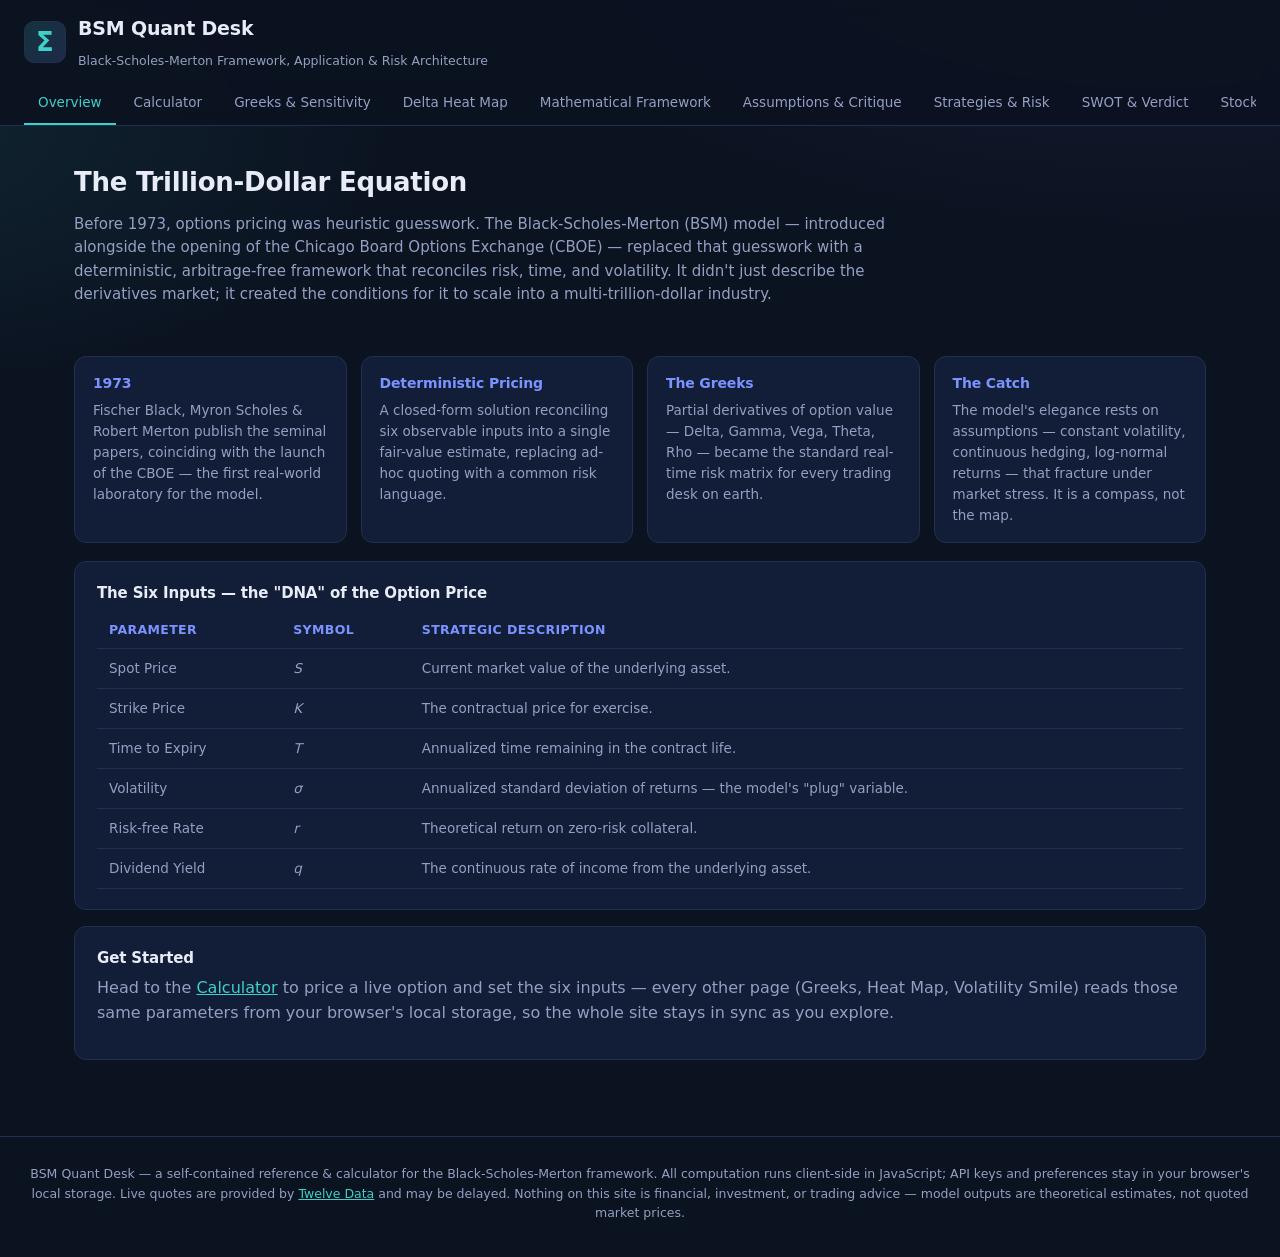
<file: index.html>
<!DOCTYPE html>
<html lang="en">
<head>
<meta charset="UTF-8">
<meta name="viewport" content="width=device-width, initial-scale=1.0">
<title>BSM Quant Desk — Black-Scholes-Merton Analysis</title>
<link rel="stylesheet" href="css/style.css">
</head>
<body>

<header class="topbar">
  <div class="brand">
    <span class="brand-mark">Σ</span>
    <div class="brand-text">
      <h1>BSM Quant Desk</h1>
      <p>Black-Scholes-Merton Framework, Application &amp; Risk Architecture</p>
    </div>
  </div>
  <nav class="tabs" id="tabs">
    <a class="tab-btn" data-page="overview" href="index.html">Overview</a>
    <a class="tab-btn" data-page="calculator" href="calculator.html">Calculator</a>
    <a class="tab-btn" data-page="greeks" href="greeks.html">Greeks &amp; Sensitivity</a>
    <a class="tab-btn" data-page="heatmap" href="heatmap.html">Delta Heat Map</a>
    <a class="tab-btn" data-page="math" href="math.html">Mathematical Framework</a>
    <a class="tab-btn" data-page="critique" href="critique.html">Assumptions &amp; Critique</a>
    <a class="tab-btn" data-page="strategy" href="strategy.html">Strategies &amp; Risk</a>
    <a class="tab-btn" data-page="verdict" href="verdict.html">SWOT &amp; Verdict</a>
    <a class="tab-btn" data-page="insights" href="insights.html">Stock Insights</a>
    <a class="tab-btn" data-page="settings" href="settings.html">Settings</a>
  </nav>
</header>

<main>

<section class="page">
  <div class="hero">
    <h2>The Trillion-Dollar Equation</h2>
    <p class="lede">Before 1973, options pricing was heuristic guesswork. The Black-Scholes-Merton (BSM) model
    — introduced alongside the opening of the Chicago Board Options Exchange (CBOE) — replaced that guesswork
    with a deterministic, arbitrage-free framework that reconciles risk, time, and volatility. It didn't just
    describe the derivatives market; it created the conditions for it to scale into a multi-trillion-dollar
    industry.</p>
  </div>

  <div class="card-grid">
    <div class="card">
      <h3>1973</h3>
      <p>Fischer Black, Myron Scholes &amp; Robert Merton publish the seminal papers, coinciding with the
      launch of the CBOE — the first real-world laboratory for the model.</p>
    </div>
    <div class="card">
      <h3>Deterministic Pricing</h3>
      <p>A closed-form solution reconciling six observable inputs into a single fair-value estimate,
      replacing ad-hoc quoting with a common risk language.</p>
    </div>
    <div class="card">
      <h3>The Greeks</h3>
      <p>Partial derivatives of option value — Delta, Gamma, Vega, Theta, Rho — became the standard
      real-time risk matrix for every trading desk on earth.</p>
    </div>
    <div class="card">
      <h3>The Catch</h3>
      <p>The model's elegance rests on assumptions — constant volatility, continuous hedging, log-normal
      returns — that fracture under market stress. It is a compass, not the map.</p>
    </div>
  </div>

  <div class="panel">
    <h3>The Six Inputs — the "DNA" of the Option Price</h3>
    <div class="table-wrap">
      <table>
        <thead><tr><th>Parameter</th><th>Symbol</th><th>Strategic Description</th></tr></thead>
        <tbody>
          <tr><td>Spot Price</td><td><i>S</i></td><td>Current market value of the underlying asset.</td></tr>
          <tr><td>Strike Price</td><td><i>K</i></td><td>The contractual price for exercise.</td></tr>
          <tr><td>Time to Expiry</td><td><i>T</i></td><td>Annualized time remaining in the contract life.</td></tr>
          <tr><td>Volatility</td><td><i>σ</i></td><td>Annualized standard deviation of returns — the model's "plug" variable.</td></tr>
          <tr><td>Risk-free Rate</td><td><i>r</i></td><td>Theoretical return on zero-risk collateral.</td></tr>
          <tr><td>Dividend Yield</td><td><i>q</i></td><td>The continuous rate of income from the underlying asset.</td></tr>
        </tbody>
      </table>
    </div>
  </div>

  <div class="panel">
    <h3>Get Started</h3>
    <p>Head to the <a href="calculator.html">Calculator</a> to price a live option and set the six inputs —
    every other page (Greeks, Heat Map, Volatility Smile) reads those same parameters from your browser's
    local storage, so the whole site stays in sync as you explore.</p>
  </div>
</section>

</main>

<footer>
  <p>BSM Quant Desk — a self-contained reference &amp; calculator for the Black-Scholes-Merton framework.
  All computation runs client-side in JavaScript; API keys and preferences stay in your browser's
  local storage. Live quotes are provided by <a href="https://twelvedata.com" target="_blank" rel="noopener">Twelve Data</a>
  and may be delayed. Nothing on this site is financial, investment, or trading advice — model outputs
  are theoretical estimates, not quoted market prices.</p>
</footer>

<script src="js/bsm-core.js"></script>
<script>initNav('overview');
initAds();</script>
</body>
</html>
</file>
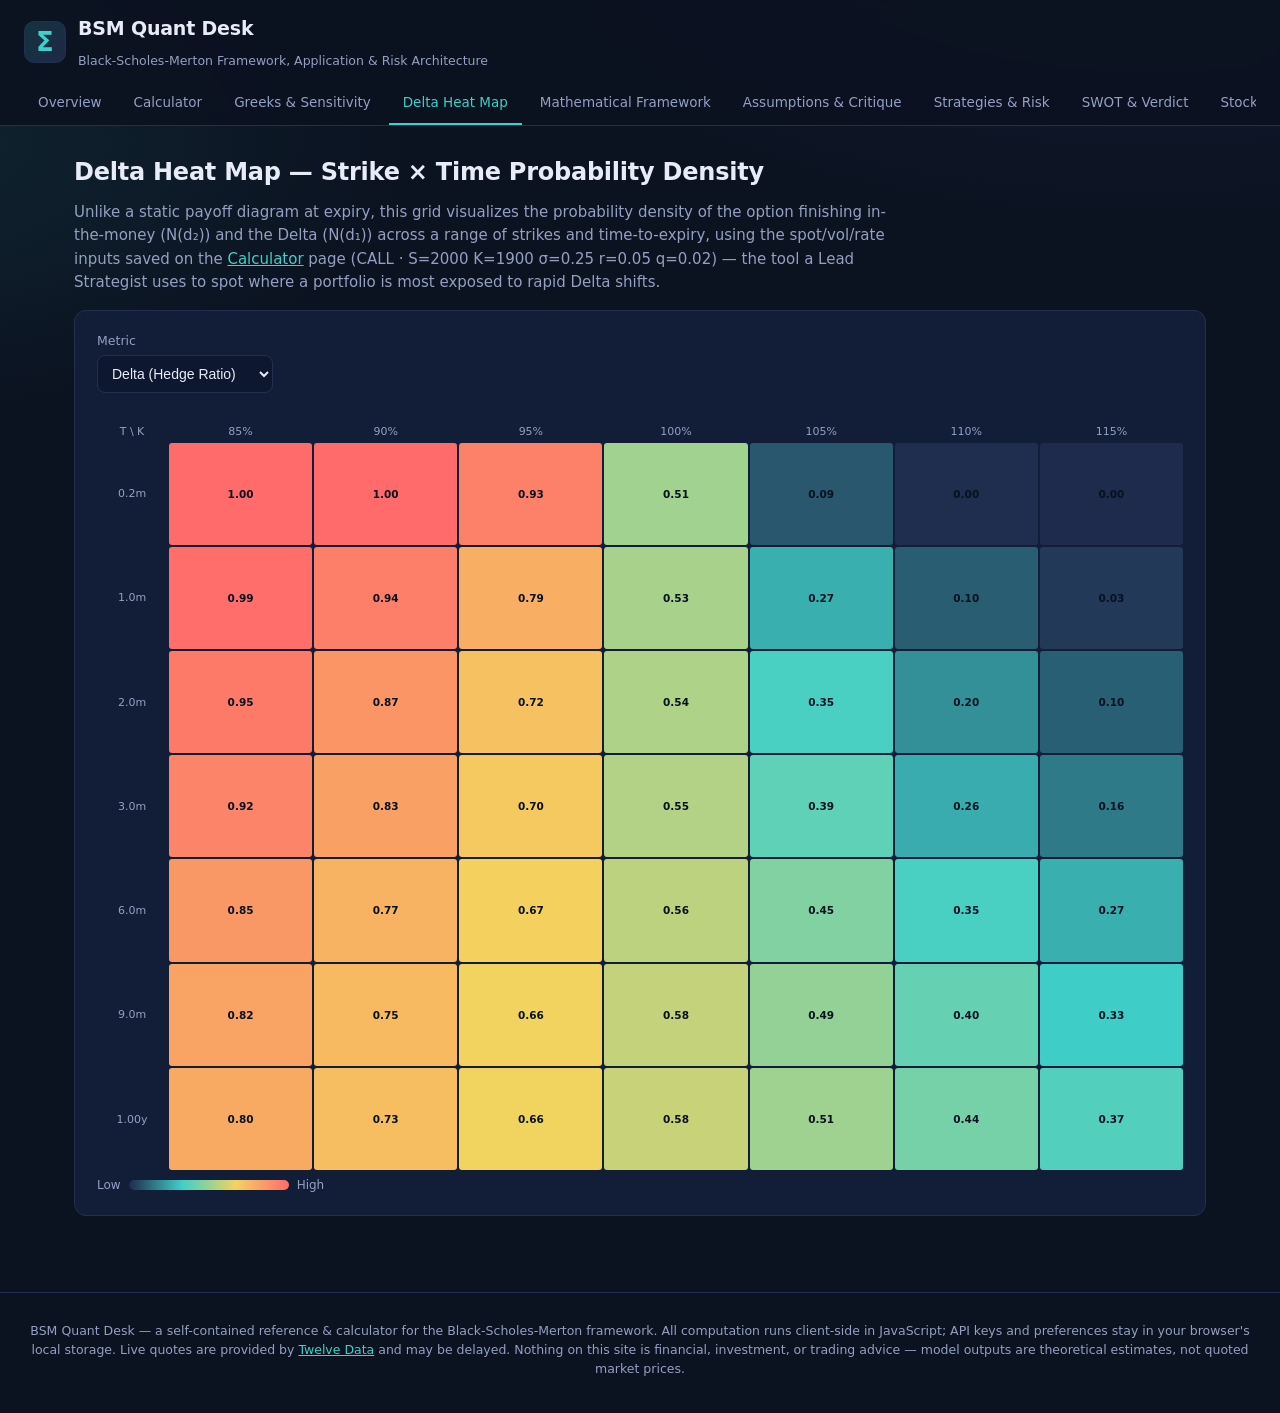
<file: heatmap.html>
<!DOCTYPE html>
<html lang="en">
<head>
<meta charset="UTF-8">
<meta name="viewport" content="width=device-width, initial-scale=1.0">
<title>Delta Heat Map — BSM Quant Desk</title>
<link rel="stylesheet" href="css/style.css">
</head>
<body>

<header class="topbar">
  <div class="brand">
    <span class="brand-mark">Σ</span>
    <div class="brand-text">
      <h1>BSM Quant Desk</h1>
      <p>Black-Scholes-Merton Framework, Application &amp; Risk Architecture</p>
    </div>
  </div>
  <nav class="tabs" id="tabs">
    <a class="tab-btn" data-page="overview" href="index.html">Overview</a>
    <a class="tab-btn" data-page="calculator" href="calculator.html">Calculator</a>
    <a class="tab-btn" data-page="greeks" href="greeks.html">Greeks &amp; Sensitivity</a>
    <a class="tab-btn" data-page="heatmap" href="heatmap.html">Delta Heat Map</a>
    <a class="tab-btn" data-page="math" href="math.html">Mathematical Framework</a>
    <a class="tab-btn" data-page="critique" href="critique.html">Assumptions &amp; Critique</a>
    <a class="tab-btn" data-page="strategy" href="strategy.html">Strategies &amp; Risk</a>
    <a class="tab-btn" data-page="verdict" href="verdict.html">SWOT &amp; Verdict</a>
    <a class="tab-btn" data-page="insights" href="insights.html">Stock Insights</a>
    <a class="tab-btn" data-page="settings" href="settings.html">Settings</a>
  </nav>
</header>

<main>
<section class="page">
  <h2>Delta Heat Map — Strike × Time Probability Density</h2>
  <p class="lede">Unlike a static payoff diagram at expiry, this grid visualizes the probability
  density of the option finishing in-the-money (N(d₂)) and the Delta (N(d₁)) across a range of strikes
  and time-to-expiry, using the spot/vol/rate inputs saved on the <a href="calculator.html">Calculator</a>
  page (<span id="param-summary">—</span>) — the tool a Lead Strategist uses to spot where a portfolio
  is most exposed to rapid Delta shifts.</p>

  <div class="panel">
    <div class="field-row">
      <div class="field"><label for="hm-metric">Metric</label>
        <select id="hm-metric">
          <option value="delta" selected>Delta (Hedge Ratio)</option>
          <option value="itm">ITM Probability, N(d₂)</option>
          <option value="gamma">Gamma (Convexity)</option>
        </select>
      </div>
    </div>
    <div id="heatmap-grid" class="heatmap-grid"></div>
    <div class="legend">
      <span>Low</span><div class="legend-bar"></div><span>High</span>
    </div>
  </div>
</section>
</main>

<footer>
  <p>BSM Quant Desk — a self-contained reference &amp; calculator for the Black-Scholes-Merton framework.
  All computation runs client-side in JavaScript; API keys and preferences stay in your browser's
  local storage. Live quotes are provided by <a href="https://twelvedata.com" target="_blank" rel="noopener">Twelve Data</a>
  and may be delayed. Nothing on this site is financial, investment, or trading advice — model outputs
  are theoretical estimates, not quoted market prices.</p>
</footer>

<script src="js/bsm-core.js"></script>
<script>
initNav('heatmap');
initAds();

const $ = (id) => document.getElementById(id);
const inp = getBsmState();
$('param-summary').textContent =
  `${inp.type.toUpperCase()} · S=${inp.S} K=${inp.K} σ=${inp.sigma} r=${inp.r} q=${inp.q}`;

function updateHeatmap() {
  const metric = $('hm-metric').value;
  const strikePcts = [0.85, 0.90, 0.95, 1.00, 1.05, 1.10, 1.15];
  const times = [0.02, 0.08, 0.17, 0.25, 0.5, 0.75, 1.0];

  const values = [];
  let min = Infinity, max = -Infinity;

  times.forEach(T => {
    strikePcts.forEach(pct => {
      const K = inp.S * pct;
      let v;
      if (metric === 'delta') {
        v = bsmGreeks(inp.S, K, T, inp.sigma, inp.r, inp.q, inp.type).delta;
      } else if (metric === 'itm') {
        const { Nd2 } = bsmPrice(inp.S, K, T, inp.sigma, inp.r, inp.q, inp.type);
        v = inp.type === 'call' ? Nd2 : 1 - Nd2;
      } else {
        v = bsmGreeks(inp.S, K, T, inp.sigma, inp.r, inp.q, inp.type).gamma;
      }
      values.push(v);
      min = Math.min(min, v);
      max = Math.max(max, v);
    });
  });

  const grid = $('heatmap-grid');
  grid.style.gridTemplateColumns = `70px repeat(${strikePcts.length}, 1fr)`;
  grid.innerHTML = '';

  grid.appendChild(el('div', 'hm-col-label', 'T \\ K'));
  strikePcts.forEach(pct => grid.appendChild(el('div', 'hm-col-label', (pct * 100).toFixed(0) + '%')));

  let idx = 0;
  times.forEach(T => {
    grid.appendChild(el('div', 'hm-row-label', T < 1 ? (T * 12).toFixed(1) + 'm' : T.toFixed(2) + 'y'));
    strikePcts.forEach(() => {
      const v = values[idx++];
      const cell = el('div', 'hm-cell', metric === 'gamma' ? v.toFixed(4) : v.toFixed(2));
      cell.style.background = heatColor(v, min, max);
      cell.title = `${metric}: ${v.toFixed(4)}`;
      grid.appendChild(cell);
    });
  });
}

document.addEventListener('DOMContentLoaded', () => {
  $('hm-metric').addEventListener('change', updateHeatmap);
  updateHeatmap();
});
</script>
</body>
</html>
</file>
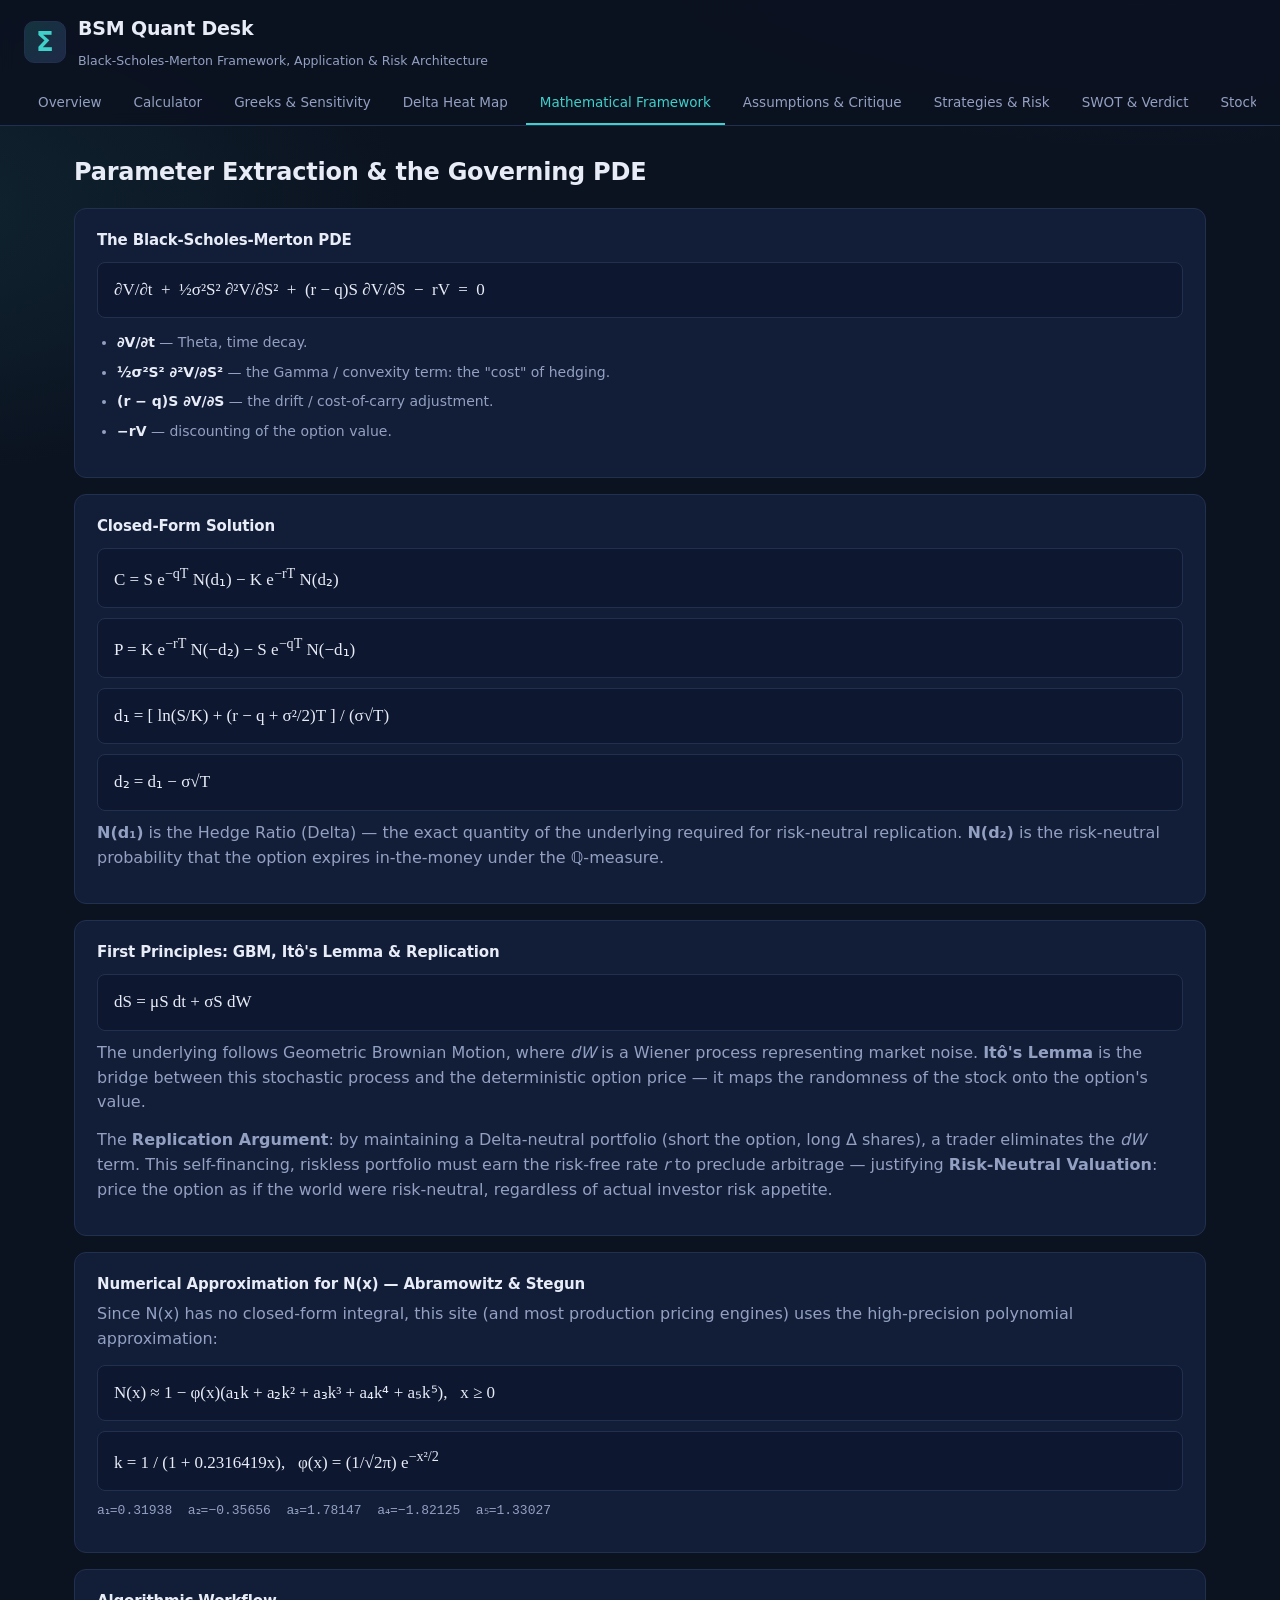
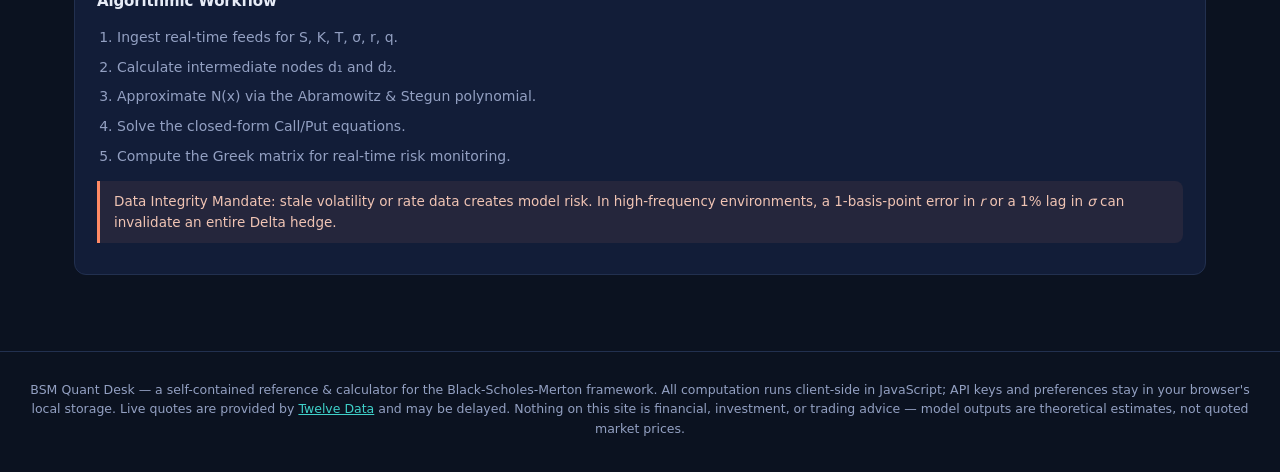
<file: math.html>
<!DOCTYPE html>
<html lang="en">
<head>
<meta charset="UTF-8">
<meta name="viewport" content="width=device-width, initial-scale=1.0">
<title>Mathematical Framework — BSM Quant Desk</title>
<link rel="stylesheet" href="css/style.css">
</head>
<body>

<header class="topbar">
  <div class="brand">
    <span class="brand-mark">Σ</span>
    <div class="brand-text">
      <h1>BSM Quant Desk</h1>
      <p>Black-Scholes-Merton Framework, Application &amp; Risk Architecture</p>
    </div>
  </div>
  <nav class="tabs" id="tabs">
    <a class="tab-btn" data-page="overview" href="index.html">Overview</a>
    <a class="tab-btn" data-page="calculator" href="calculator.html">Calculator</a>
    <a class="tab-btn" data-page="greeks" href="greeks.html">Greeks &amp; Sensitivity</a>
    <a class="tab-btn" data-page="heatmap" href="heatmap.html">Delta Heat Map</a>
    <a class="tab-btn" data-page="math" href="math.html">Mathematical Framework</a>
    <a class="tab-btn" data-page="critique" href="critique.html">Assumptions &amp; Critique</a>
    <a class="tab-btn" data-page="strategy" href="strategy.html">Strategies &amp; Risk</a>
    <a class="tab-btn" data-page="verdict" href="verdict.html">SWOT &amp; Verdict</a>
    <a class="tab-btn" data-page="insights" href="insights.html">Stock Insights</a>
    <a class="tab-btn" data-page="settings" href="settings.html">Settings</a>
  </nav>
</header>

<main>
<section class="page">
  <h2>Parameter Extraction &amp; the Governing PDE</h2>

  <div class="panel">
    <h3>The Black-Scholes-Merton PDE</h3>
    <div class="equation">
      ∂V/∂t &nbsp;+&nbsp; ½σ²S² ∂²V/∂S² &nbsp;+&nbsp; (r − q)S ∂V/∂S &nbsp;−&nbsp; rV &nbsp;=&nbsp; 0
    </div>
    <ul class="term-list">
      <li><strong>∂V/∂t</strong> — Theta, time decay.</li>
      <li><strong>½σ²S² ∂²V/∂S²</strong> — the Gamma / convexity term: the "cost" of hedging.</li>
      <li><strong>(r − q)S ∂V/∂S</strong> — the drift / cost-of-carry adjustment.</li>
      <li><strong>−rV</strong> — discounting of the option value.</li>
    </ul>
  </div>

  <div class="panel">
    <h3>Closed-Form Solution</h3>
    <div class="equation">C = S e<sup>−qT</sup> N(d₁) − K e<sup>−rT</sup> N(d₂)</div>
    <div class="equation">P = K e<sup>−rT</sup> N(−d₂) − S e<sup>−qT</sup> N(−d₁)</div>
    <div class="equation">d₁ = [ ln(S/K) + (r − q + σ²/2)T ] / (σ√T)</div>
    <div class="equation">d₂ = d₁ − σ√T</div>
    <p><strong>N(d₁)</strong> is the Hedge Ratio (Delta) — the exact quantity of the underlying required
    for risk-neutral replication. <strong>N(d₂)</strong> is the risk-neutral probability that the option
    expires in-the-money under the ℚ-measure.</p>
  </div>

  <div class="panel">
    <h3>First Principles: GBM, Itô's Lemma &amp; Replication</h3>
    <div class="equation">dS = μS dt + σS dW</div>
    <p>The underlying follows Geometric Brownian Motion, where <em>dW</em> is a Wiener process representing
    market noise. <strong>Itô's Lemma</strong> is the bridge between this stochastic process and the
    deterministic option price — it maps the randomness of the stock onto the option's value.</p>
    <p>The <strong>Replication Argument</strong>: by maintaining a Delta-neutral portfolio (short the option,
    long Δ shares), a trader eliminates the <em>dW</em> term. This self-financing, riskless portfolio must
    earn the risk-free rate <em>r</em> to preclude arbitrage — justifying <strong>Risk-Neutral Valuation</strong>:
    price the option as if the world were risk-neutral, regardless of actual investor risk appetite.</p>
  </div>

  <div class="panel">
    <h3>Numerical Approximation for N(x) — Abramowitz &amp; Stegun</h3>
    <p>Since N(x) has no closed-form integral, this site (and most production pricing engines) uses the
    high-precision polynomial approximation:</p>
    <div class="equation">N(x) ≈ 1 − φ(x)(a₁k + a₂k² + a₃k³ + a₄k⁴ + a₅k⁵), &nbsp; x ≥ 0</div>
    <div class="equation">k = 1 / (1 + 0.2316419x), &nbsp; φ(x) = (1/√2π) e<sup>−x²/2</sup></div>
    <p class="constants">a₁=0.31938&nbsp; a₂=−0.35656&nbsp; a₃=1.78147&nbsp; a₄=−1.82125&nbsp; a₅=1.33027</p>
  </div>

  <div class="panel">
    <h3>Algorithmic Workflow</h3>
    <ol class="steps">
      <li>Ingest real-time feeds for S, K, T, σ, r, q.</li>
      <li>Calculate intermediate nodes d₁ and d₂.</li>
      <li>Approximate N(x) via the Abramowitz &amp; Stegun polynomial.</li>
      <li>Solve the closed-form Call/Put equations.</li>
      <li>Compute the Greek matrix for real-time risk monitoring.</li>
    </ol>
    <p class="warn">Data Integrity Mandate: stale volatility or rate data creates model risk. In
    high-frequency environments, a 1-basis-point error in <em>r</em> or a 1% lag in <em>σ</em> can
    invalidate an entire Delta hedge.</p>
  </div>
</section>
</main>

<footer>
  <p>BSM Quant Desk — a self-contained reference &amp; calculator for the Black-Scholes-Merton framework.
  All computation runs client-side in JavaScript; API keys and preferences stay in your browser's
  local storage. Live quotes are provided by <a href="https://twelvedata.com" target="_blank" rel="noopener">Twelve Data</a>
  and may be delayed. Nothing on this site is financial, investment, or trading advice — model outputs
  are theoretical estimates, not quoted market prices.</p>
</footer>

<script src="js/bsm-core.js"></script>
<script>initNav('math');
initAds();</script>
</body>
</html>
</file>
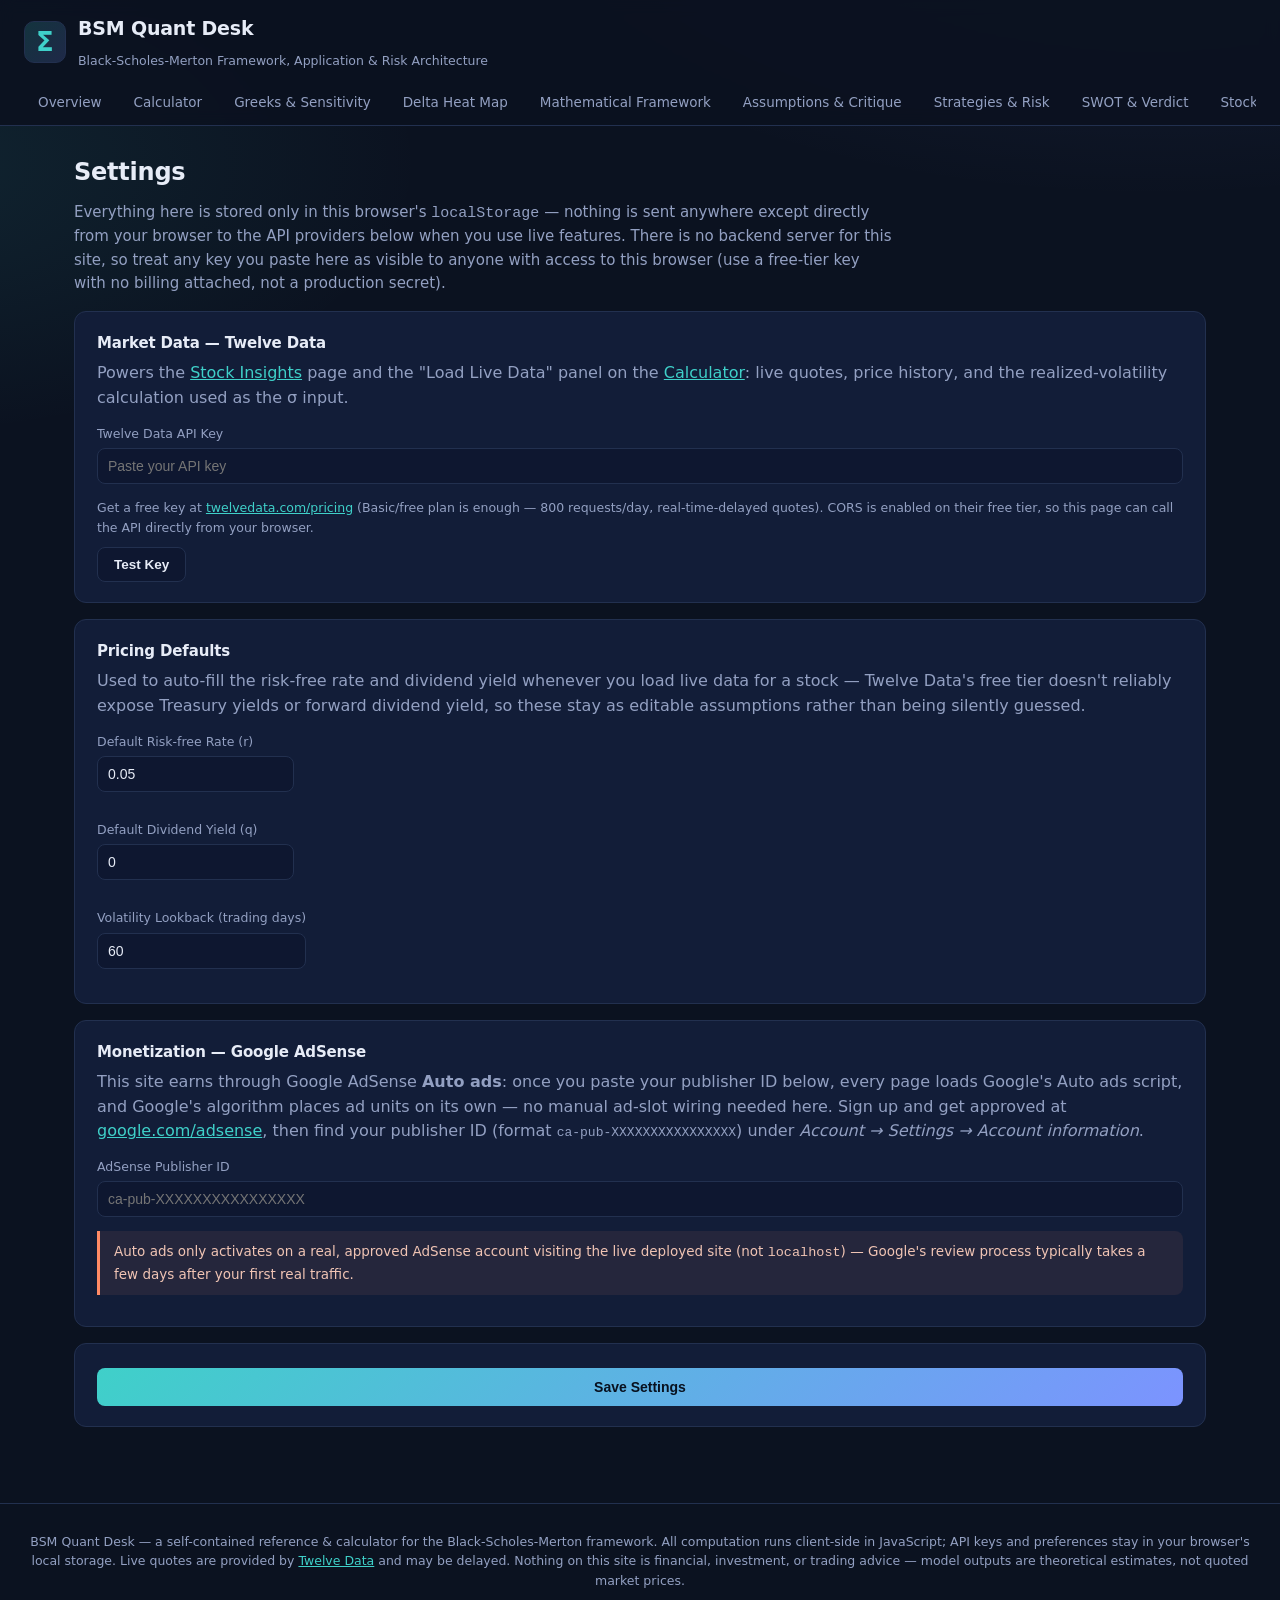
<file: settings.html>
<!DOCTYPE html>
<html lang="en">
<head>
<meta charset="UTF-8">
<meta name="viewport" content="width=device-width, initial-scale=1.0">
<title>Settings — BSM Quant Desk</title>
<link rel="stylesheet" href="css/style.css">
</head>
<body>

<header class="topbar">
  <div class="brand">
    <span class="brand-mark">Σ</span>
    <div class="brand-text">
      <h1>BSM Quant Desk</h1>
      <p>Black-Scholes-Merton Framework, Application &amp; Risk Architecture</p>
    </div>
  </div>
  <nav class="tabs" id="tabs">
    <a class="tab-btn" data-page="overview" href="index.html">Overview</a>
    <a class="tab-btn" data-page="calculator" href="calculator.html">Calculator</a>
    <a class="tab-btn" data-page="greeks" href="greeks.html">Greeks &amp; Sensitivity</a>
    <a class="tab-btn" data-page="heatmap" href="heatmap.html">Delta Heat Map</a>
    <a class="tab-btn" data-page="math" href="math.html">Mathematical Framework</a>
    <a class="tab-btn" data-page="critique" href="critique.html">Assumptions &amp; Critique</a>
    <a class="tab-btn" data-page="strategy" href="strategy.html">Strategies &amp; Risk</a>
    <a class="tab-btn" data-page="verdict" href="verdict.html">SWOT &amp; Verdict</a>
    <a class="tab-btn" data-page="insights" href="insights.html">Stock Insights</a>
    <a class="tab-btn" data-page="settings" href="settings.html">Settings</a>
  </nav>
</header>

<main>
<section class="page">
  <h2>Settings</h2>
  <p class="lede">Everything here is stored only in this browser's <code>localStorage</code> — nothing is
  sent anywhere except directly from your browser to the API providers below when you use live features.
  There is no backend server for this site, so treat any key you paste here as visible to anyone with
  access to this browser (use a free-tier key with no billing attached, not a production secret).</p>

  <div class="panel">
    <h3>Market Data — Twelve Data</h3>
    <p>Powers the <a href="insights.html">Stock Insights</a> page and the "Load Live Data" panel on the
    <a href="calculator.html">Calculator</a>: live quotes, price history, and the realized-volatility
    calculation used as the σ input.</p>
    <div class="field">
      <label for="td-key">Twelve Data API Key</label>
      <input type="password" id="td-key" placeholder="Paste your API key">
    </div>
    <p class="hint">Get a free key at
      <a href="https://twelvedata.com/pricing" target="_blank" rel="noopener">twelvedata.com/pricing</a>
      (Basic/free plan is enough — 800 requests/day, real-time-delayed quotes). CORS is enabled on their
      free tier, so this page can call the API directly from your browser.</p>
    <div class="settings-actions">
      <button id="td-test-btn" class="secondary-btn">Test Key</button>
      <span id="td-test-result" class="test-result"></span>
    </div>
  </div>

  <div class="panel">
    <h3>Pricing Defaults</h3>
    <p>Used to auto-fill the risk-free rate and dividend yield whenever you load live data for a stock —
    Twelve Data's free tier doesn't reliably expose Treasury yields or forward dividend yield, so these
    stay as editable assumptions rather than being silently guessed.</p>
    <div class="field-row">
      <div class="field"><label for="default-r">Default Risk-free Rate (r)</label>
        <input type="number" id="default-r" step="0.001"></div>
      <div class="field"><label for="default-q">Default Dividend Yield (q)</label>
        <input type="number" id="default-q" step="0.001"></div>
      <div class="field"><label for="vol-lookback">Volatility Lookback (trading days)</label>
        <input type="number" id="vol-lookback" step="1" min="10" max="250"></div>
    </div>
  </div>

  <div class="panel">
    <h3>Monetization — Google AdSense</h3>
    <p>This site earns through Google AdSense <strong>Auto ads</strong>: once you paste your publisher ID
    below, every page loads Google's Auto ads script, and Google's algorithm places ad units on its own —
    no manual ad-slot wiring needed here. Sign up and get approved at
    <a href="https://www.google.com/adsense/start/" target="_blank" rel="noopener">google.com/adsense</a>,
    then find your publisher ID (format <code>ca-pub-XXXXXXXXXXXXXXXX</code>) under
    <em>Account → Settings → Account information</em>.</p>
    <div class="field">
      <label for="adsense-id">AdSense Publisher ID</label>
      <input type="text" id="adsense-id" placeholder="ca-pub-XXXXXXXXXXXXXXXX">
    </div>
    <p class="warn">Auto ads only activates on a real, approved AdSense account visiting the live deployed
    site (not <code>localhost</code>) — Google's review process typically takes a few days after your
    first real traffic.</p>
  </div>

  <div class="panel">
    <button id="save-btn" class="primary-btn">Save Settings</button>
    <span id="save-result" class="test-result"></span>
  </div>
</section>
</main>

<footer>
  <p>BSM Quant Desk — a self-contained reference &amp; calculator for the Black-Scholes-Merton framework.
  All computation runs client-side in JavaScript; API keys and preferences stay in your browser's
  local storage. Live quotes are provided by <a href="https://twelvedata.com" target="_blank" rel="noopener">Twelve Data</a>
  and may be delayed. Nothing on this site is financial, investment, or trading advice — model outputs
  are theoretical estimates, not quoted market prices.</p>
</footer>

<script src="js/bsm-core.js"></script>
<script src="js/market.js"></script>
<script>
initNav('settings');
initAds();

const $ = (id) => document.getElementById(id);

function populate() {
  const s = getSettings();
  $('td-key').value = s.twelveDataKey;
  $('default-r').value = s.defaultRiskFreeRate;
  $('default-q').value = s.defaultDividendYield;
  $('vol-lookback').value = s.volatilityLookbackDays;
  $('adsense-id').value = s.adsensePublisherId;
}

function readForm() {
  return {
    twelveDataKey: $('td-key').value.trim(),
    defaultRiskFreeRate: parseFloat($('default-r').value) || 0,
    defaultDividendYield: parseFloat($('default-q').value) || 0,
    volatilityLookbackDays: parseInt($('vol-lookback').value, 10) || 60,
    adsensePublisherId: $('adsense-id').value.trim()
  };
}

async function testKey() {
  setSettings(readForm());
  const resultEl = $('td-test-result');
  resultEl.textContent = 'Testing…';
  resultEl.className = 'test-result';
  try {
    const quote = await getQuote('AAPL');
    resultEl.textContent = `✓ Key works — AAPL last close ${quote.close}`;
    resultEl.className = 'test-result ok';
  } catch (e) {
    resultEl.textContent = `✗ ${e.message}`;
    resultEl.className = 'test-result fail';
  }
}

document.addEventListener('DOMContentLoaded', () => {
  populate();
  $('save-btn').addEventListener('click', () => {
    setSettings(readForm());
    const el = $('save-result');
    el.textContent = '✓ Saved';
    el.className = 'test-result ok';
    setTimeout(() => { el.textContent = ''; }, 2500);
  });
  $('td-test-btn').addEventListener('click', testKey);
});
</script>
</body>
</html>
</file>
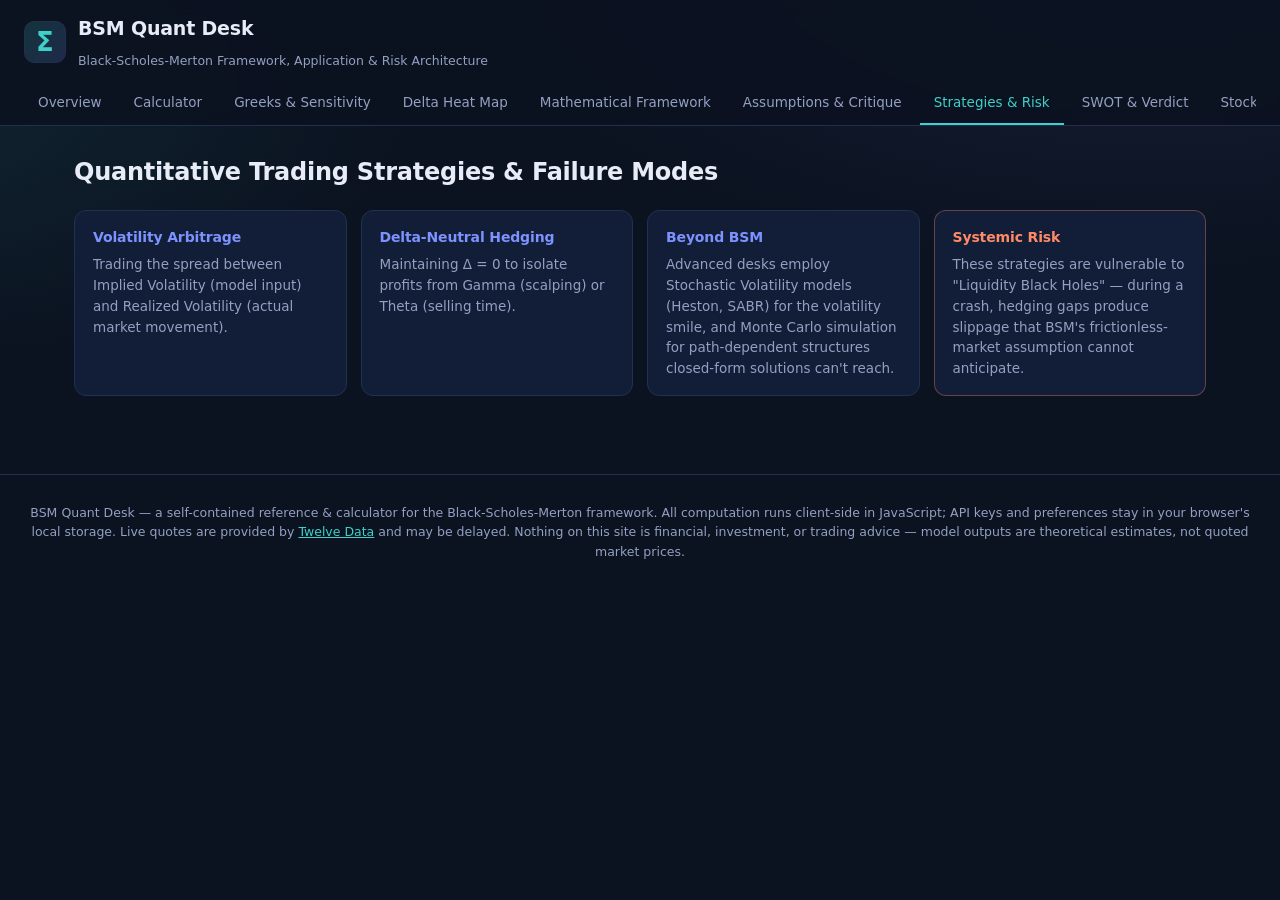
<file: strategy.html>
<!DOCTYPE html>
<html lang="en">
<head>
<meta charset="UTF-8">
<meta name="viewport" content="width=device-width, initial-scale=1.0">
<title>Strategies &amp; Risk — BSM Quant Desk</title>
<link rel="stylesheet" href="css/style.css">
</head>
<body>

<header class="topbar">
  <div class="brand">
    <span class="brand-mark">Σ</span>
    <div class="brand-text">
      <h1>BSM Quant Desk</h1>
      <p>Black-Scholes-Merton Framework, Application &amp; Risk Architecture</p>
    </div>
  </div>
  <nav class="tabs" id="tabs">
    <a class="tab-btn" data-page="overview" href="index.html">Overview</a>
    <a class="tab-btn" data-page="calculator" href="calculator.html">Calculator</a>
    <a class="tab-btn" data-page="greeks" href="greeks.html">Greeks &amp; Sensitivity</a>
    <a class="tab-btn" data-page="heatmap" href="heatmap.html">Delta Heat Map</a>
    <a class="tab-btn" data-page="math" href="math.html">Mathematical Framework</a>
    <a class="tab-btn" data-page="critique" href="critique.html">Assumptions &amp; Critique</a>
    <a class="tab-btn" data-page="strategy" href="strategy.html">Strategies &amp; Risk</a>
    <a class="tab-btn" data-page="verdict" href="verdict.html">SWOT &amp; Verdict</a>
    <a class="tab-btn" data-page="insights" href="insights.html">Stock Insights</a>
    <a class="tab-btn" data-page="settings" href="settings.html">Settings</a>
  </nav>
</header>

<main>
<section class="page">
  <h2>Quantitative Trading Strategies &amp; Failure Modes</h2>

  <div class="card-grid">
    <div class="card">
      <h3>Volatility Arbitrage</h3>
      <p>Trading the spread between Implied Volatility (model input) and Realized Volatility (actual
      market movement).</p>
    </div>
    <div class="card">
      <h3>Delta-Neutral Hedging</h3>
      <p>Maintaining Δ = 0 to isolate profits from Gamma (scalping) or Theta (selling time).</p>
    </div>
    <div class="card">
      <h3>Beyond BSM</h3>
      <p>Advanced desks employ Stochastic Volatility models (Heston, SABR) for the volatility smile,
      and Monte Carlo simulation for path-dependent structures closed-form solutions can't reach.</p>
    </div>
    <div class="card warn-card">
      <h3>Systemic Risk</h3>
      <p>These strategies are vulnerable to "Liquidity Black Holes" — during a crash, hedging gaps
      produce slippage that BSM's frictionless-market assumption cannot anticipate.</p>
    </div>
  </div>
</section>
</main>

<footer>
  <p>BSM Quant Desk — a self-contained reference &amp; calculator for the Black-Scholes-Merton framework.
  All computation runs client-side in JavaScript; API keys and preferences stay in your browser's
  local storage. Live quotes are provided by <a href="https://twelvedata.com" target="_blank" rel="noopener">Twelve Data</a>
  and may be delayed. Nothing on this site is financial, investment, or trading advice — model outputs
  are theoretical estimates, not quoted market prices.</p>
</footer>

<script src="js/bsm-core.js"></script>
<script>initNav('strategy');
initAds();</script>
</body>
</html>
</file>
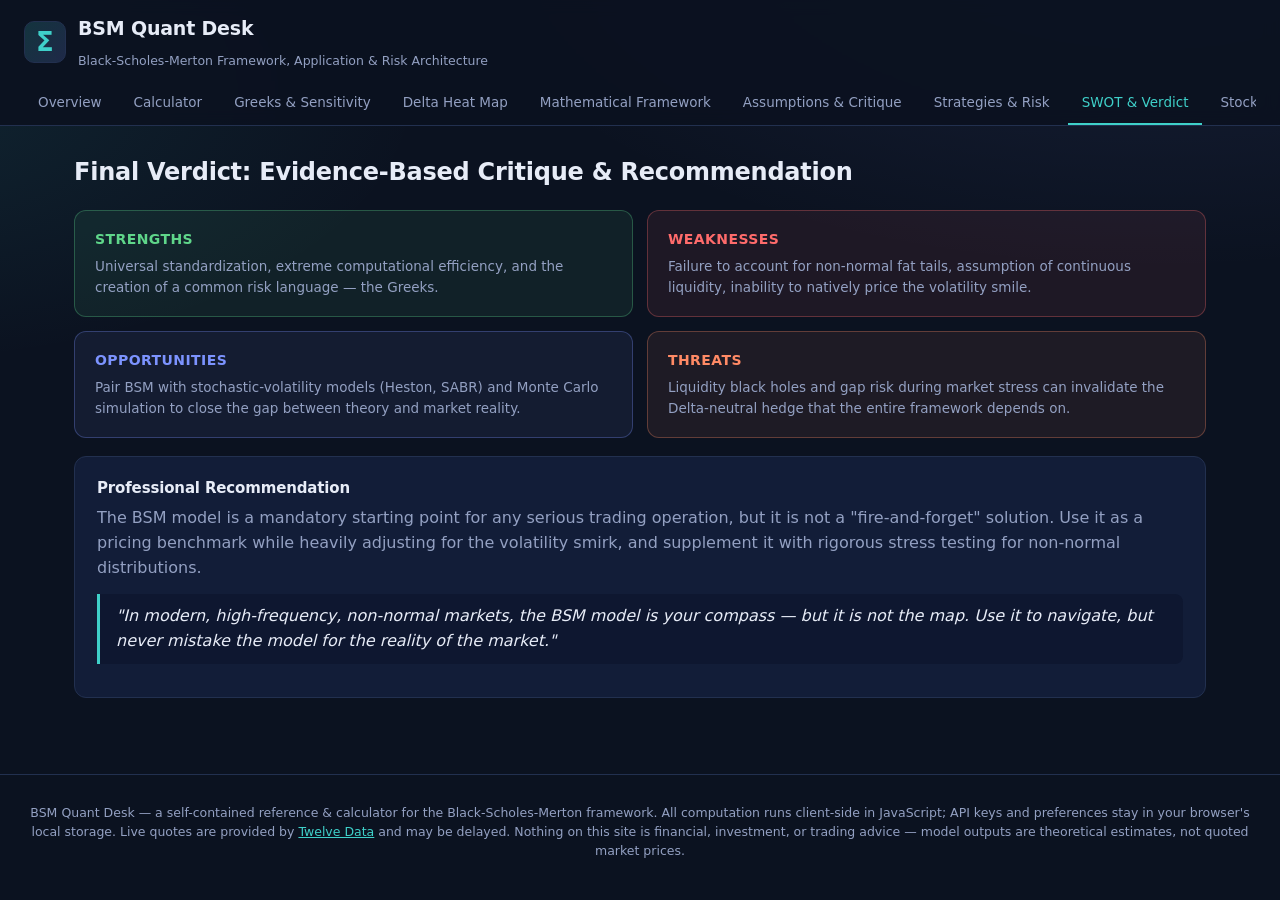
<file: verdict.html>
<!DOCTYPE html>
<html lang="en">
<head>
<meta charset="UTF-8">
<meta name="viewport" content="width=device-width, initial-scale=1.0">
<title>SWOT &amp; Verdict — BSM Quant Desk</title>
<link rel="stylesheet" href="css/style.css">
</head>
<body>

<header class="topbar">
  <div class="brand">
    <span class="brand-mark">Σ</span>
    <div class="brand-text">
      <h1>BSM Quant Desk</h1>
      <p>Black-Scholes-Merton Framework, Application &amp; Risk Architecture</p>
    </div>
  </div>
  <nav class="tabs" id="tabs">
    <a class="tab-btn" data-page="overview" href="index.html">Overview</a>
    <a class="tab-btn" data-page="calculator" href="calculator.html">Calculator</a>
    <a class="tab-btn" data-page="greeks" href="greeks.html">Greeks &amp; Sensitivity</a>
    <a class="tab-btn" data-page="heatmap" href="heatmap.html">Delta Heat Map</a>
    <a class="tab-btn" data-page="math" href="math.html">Mathematical Framework</a>
    <a class="tab-btn" data-page="critique" href="critique.html">Assumptions &amp; Critique</a>
    <a class="tab-btn" data-page="strategy" href="strategy.html">Strategies &amp; Risk</a>
    <a class="tab-btn" data-page="verdict" href="verdict.html">SWOT &amp; Verdict</a>
    <a class="tab-btn" data-page="insights" href="insights.html">Stock Insights</a>
    <a class="tab-btn" data-page="settings" href="settings.html">Settings</a>
  </nav>
</header>

<main>
<section class="page">
  <h2>Final Verdict: Evidence-Based Critique &amp; Recommendation</h2>

  <div class="swot-grid">
    <div class="swot s"><h3>Strengths</h3><p>Universal standardization, extreme computational efficiency,
    and the creation of a common risk language — the Greeks.</p></div>
    <div class="swot w"><h3>Weaknesses</h3><p>Failure to account for non-normal fat tails, assumption of
    continuous liquidity, inability to natively price the volatility smile.</p></div>
    <div class="swot o"><h3>Opportunities</h3><p>Pair BSM with stochastic-volatility models (Heston,
    SABR) and Monte Carlo simulation to close the gap between theory and market reality.</p></div>
    <div class="swot t"><h3>Threats</h3><p>Liquidity black holes and gap risk during market stress can
    invalidate the Delta-neutral hedge that the entire framework depends on.</p></div>
  </div>

  <div class="panel recommendation">
    <h3>Professional Recommendation</h3>
    <p>The BSM model is a mandatory starting point for any serious trading operation, but it is not a
    "fire-and-forget" solution. Use it as a pricing benchmark while heavily adjusting for the volatility
    smirk, and supplement it with rigorous stress testing for non-normal distributions.</p>
    <p class="pull-quote">"In modern, high-frequency, non-normal markets, the BSM model is your compass —
    but it is not the map. Use it to navigate, but never mistake the model for the reality of the market."</p>
  </div>
</section>
</main>

<footer>
  <p>BSM Quant Desk — a self-contained reference &amp; calculator for the Black-Scholes-Merton framework.
  All computation runs client-side in JavaScript; API keys and preferences stay in your browser's
  local storage. Live quotes are provided by <a href="https://twelvedata.com" target="_blank" rel="noopener">Twelve Data</a>
  and may be delayed. Nothing on this site is financial, investment, or trading advice — model outputs
  are theoretical estimates, not quoted market prices.</p>
</footer>

<script src="js/bsm-core.js"></script>
<script>initNav('verdict');
initAds();</script>
</body>
</html>
</file>
<file: css/style.css>
:root{
  --bg:#0b1220;
  --bg-alt:#0f1830;
  --panel:#121d38;
  --panel-2:#0e1730;
  --border:#22304f;
  --text:#e7ecf7;
  --text-dim:#93a0c2;
  --accent:#3fd0c9;
  --accent-2:#7c93ff;
  --warn:#ff8a65;
  --good:#5fd68a;
  --bad:#ff6b6b;
  --radius:12px;
  font-family:'Segoe UI',system-ui,-apple-system,sans-serif;
}

*{box-sizing:border-box;}
html,body{margin:0;padding:0;background:var(--bg);color:var(--text);}
body{
  background:
    radial-gradient(1200px 600px at 90% -10%, rgba(124,147,255,.12), transparent 60%),
    radial-gradient(1000px 500px at -10% 10%, rgba(63,208,201,.10), transparent 55%),
    var(--bg);
  min-height:100vh;
  line-height:1.55;
}

h1,h2,h3{margin:0 0 .4em;font-weight:650;letter-spacing:-.01em;}
p{margin:.3em 0 .8em;color:var(--text-dim);}
a{color:var(--accent);}

/* Top bar */
.topbar{
  position:sticky; top:0; z-index:20;
  background:rgba(11,18,32,.92);
  backdrop-filter:blur(8px);
  border-bottom:1px solid var(--border);
  padding:14px 24px 0;
}
.brand{display:flex;align-items:center;gap:12px;margin-bottom:12px;}
.brand-mark{
  font-size:26px; font-weight:700; color:var(--accent);
  width:42px;height:42px;border-radius:10px;
  display:flex;align-items:center;justify-content:center;
  background:linear-gradient(135deg, rgba(63,208,201,.18), rgba(124,147,255,.18));
  border:1px solid var(--border);
}
.brand-text h1{font-size:19px;color:var(--text);}
.brand-text p{margin:0;font-size:12.5px;color:var(--text-dim);}

.tabs{display:flex;gap:4px;overflow-x:auto;padding-bottom:0;scrollbar-width:thin;}
.tab-btn{
  display:inline-block;background:transparent;border:none;color:var(--text-dim);
  padding:10px 14px;font-size:13.5px;cursor:pointer;white-space:nowrap;
  border-bottom:2px solid transparent;font-weight:500;text-decoration:none;
  transition:color .15s, border-color .15s;
}
.tab-btn:hover{color:var(--text);}
.tab-btn.active{color:var(--accent);border-bottom-color:var(--accent);}

main{max-width:1180px;margin:0 auto;padding:28px 24px 60px;}

.page{animation:fade .25s ease;}
@keyframes fade{from{opacity:0;transform:translateY(4px);}to{opacity:1;transform:none;}}

.hero{padding:8px 0 20px;}
.hero h2{font-size:26px;}
.lede{font-size:15px;max-width:820px;}

.card-grid{
  display:grid;grid-template-columns:repeat(auto-fit,minmax(230px,1fr));
  gap:14px;margin:18px 0;
}
.card{
  background:var(--panel);border:1px solid var(--border);border-radius:var(--radius);
  padding:16px 18px;
}
.card h3{font-size:14px;color:var(--accent-2);}
.card p{font-size:13.5px;margin-bottom:0;}
.warn-card{border-color:rgba(255,138,101,.35);}
.warn-card h3{color:var(--warn);}

.panel{
  background:var(--panel);border:1px solid var(--border);border-radius:var(--radius);
  padding:20px 22px;margin:16px 0;
}
.panel h3{font-size:15px;color:var(--text);}

.table-wrap{overflow-x:auto;}
table{width:100%;border-collapse:collapse;font-size:13.5px;}
th,td{text-align:left;padding:9px 12px;border-bottom:1px solid var(--border);}
th{color:var(--accent-2);font-weight:600;font-size:12.5px;text-transform:uppercase;letter-spacing:.03em;}
td{color:var(--text-dim);}
tr:hover td{color:var(--text);}

/* Calculator */
.calc-grid{display:grid;grid-template-columns:340px 1fr;gap:16px;align-items:start;}
@media (max-width:820px){.calc-grid{grid-template-columns:1fr;}}
.field{margin-bottom:14px;}
.field label{display:block;font-size:12.5px;color:var(--text-dim);margin-bottom:5px;}
.field input, .field select{
  width:100%;padding:9px 10px;border-radius:8px;border:1px solid var(--border);
  background:var(--panel-2);color:var(--text);font-size:14px;
}
.field input:focus, .field select:focus{outline:1px solid var(--accent);}
.field-row{display:flex;gap:14px;flex-wrap:wrap;max-width:320px;}
.primary-btn{
  width:100%;padding:11px;border-radius:8px;border:none;
  background:linear-gradient(135deg,var(--accent),var(--accent-2));
  color:#08111f;font-weight:700;font-size:14px;cursor:pointer;margin-top:4px;
}
.primary-btn:hover{filter:brightness(1.08);}

.result-hero{
  display:flex;flex-direction:column;gap:4px;
  padding:16px 18px;border-radius:10px;margin-bottom:16px;
  background:linear-gradient(135deg, rgba(63,208,201,.12), rgba(124,147,255,.10));
  border:1px solid var(--border);
}
.result-label{font-size:12.5px;color:var(--text-dim);text-transform:uppercase;letter-spacing:.04em;}
.result-value{font-size:34px;font-weight:700;color:var(--accent);}

.node-grid, .greek-grid{
  display:grid;grid-template-columns:repeat(auto-fit,minmax(110px,1fr));
  gap:10px;margin:12px 0 20px;
}
.node, .greek{
  background:var(--panel-2);border:1px solid var(--border);border-radius:8px;
  padding:10px 12px;display:flex;flex-direction:column;gap:4px;
}
.node span, .greek span{font-size:11.5px;color:var(--text-dim);}
.node strong, .greek strong{font-size:16px;color:var(--text);}

.chart-box{position:relative;height:340px;}
.chart-box.small{height:240px;}
.chart-grid{display:grid;grid-template-columns:1fr 1fr;gap:16px;}
@media (max-width:760px){.chart-grid{grid-template-columns:1fr;}}

/* Heatmap */
.heatmap-grid{
  display:grid;
  gap:2px;
  margin:16px 0 6px;
  overflow-x:auto;
}
.hm-cell{
  aspect-ratio:1.4;
  border-radius:3px;
  display:flex;align-items:center;justify-content:center;
  font-size:10.5px;color:#08111f;font-weight:600;
  min-width:52px;
}
.hm-row-label, .hm-col-label{
  font-size:11px;color:var(--text-dim);display:flex;align-items:center;justify-content:center;
}
.legend{display:flex;align-items:center;gap:8px;font-size:12px;color:var(--text-dim);margin-top:6px;}
.legend-bar{
  width:160px;height:10px;border-radius:5px;
  background:linear-gradient(90deg,#1f2b4d,#3fd0c9,#f4d35e,#ff6b6b);
}

/* Math */
.equation{
  font-family:'Cambria Math','STIX Two Math',Georgia,serif;
  font-size:17px;background:var(--panel-2);border:1px solid var(--border);
  border-radius:8px;padding:14px 16px;margin:10px 0;color:var(--text);
  overflow-x:auto;
}
.term-list, .steps{padding-left:20px;color:var(--text-dim);font-size:14px;}
.term-list li, .steps li{margin-bottom:8px;}
.term-list strong, .steps strong{color:var(--text);}
.constants{font-size:13px;font-family:monospace;color:var(--text-dim);}
.warn{
  border-left:3px solid var(--warn);padding:10px 14px;background:rgba(255,138,101,.08);
  border-radius:0 8px 8px 0;font-size:13.5px;color:#f0c4b4;
}

/* SWOT */
.swot-grid{
  display:grid;grid-template-columns:1fr 1fr;gap:14px;margin:18px 0;
}
@media (max-width:700px){.swot-grid{grid-template-columns:1fr;}}
.swot{border-radius:var(--radius);padding:18px 20px;border:1px solid var(--border);}
.swot h3{font-size:14px;text-transform:uppercase;letter-spacing:.03em;}
.swot p{font-size:13.5px;margin-bottom:0;}
.swot.s{background:rgba(95,214,138,.08);border-color:rgba(95,214,138,.3);}
.swot.s h3{color:var(--good);}
.swot.w{background:rgba(255,107,107,.08);border-color:rgba(255,107,107,.3);}
.swot.w h3{color:var(--bad);}
.swot.o{background:rgba(124,147,255,.08);border-color:rgba(124,147,255,.3);}
.swot.o h3{color:var(--accent-2);}
.swot.t{background:rgba(255,138,101,.08);border-color:rgba(255,138,101,.3);}
.swot.t h3{color:var(--warn);}

.recommendation .pull-quote{
  font-size:16px;color:var(--text);font-style:italic;border-left:3px solid var(--accent);
  padding:10px 16px;margin-top:14px;background:var(--panel-2);border-radius:0 8px 8px 0;
}

footer{
  text-align:center;padding:24px;color:var(--text-dim);font-size:12.5px;
  border-top:1px solid var(--border);
}

/* Live-data / settings / insights components */

.secondary-btn{
  padding:9px 16px;border-radius:8px;border:1px solid var(--border);
  background:var(--panel-2);color:var(--text);font-weight:600;font-size:13.5px;cursor:pointer;
}
.secondary-btn:hover{border-color:var(--accent);color:var(--accent);}

.search-row{display:flex;gap:10px;max-width:520px;}
.search-row input{
  flex:1;padding:9px 12px;border-radius:8px;border:1px solid var(--border);
  background:var(--panel-2);color:var(--text);font-size:14px;
}
.search-row input:focus{outline:1px solid var(--accent);}

.search-results{
  max-width:520px;margin-top:8px;border:1px solid var(--border);border-radius:8px;
  overflow:hidden;
}
.search-result-row{
  padding:9px 12px;font-size:13.5px;color:var(--text-dim);cursor:pointer;
  border-bottom:1px solid var(--border);
}
.search-result-row:last-child{border-bottom:none;}
.search-result-row:hover{background:var(--panel-2);color:var(--text);}

.test-result{font-size:13px;margin-left:10px;}
.test-result.ok{color:var(--good);}
.test-result.fail{color:var(--bad);}
.settings-actions{display:flex;align-items:center;gap:4px;}

.hint{font-size:12.5px;color:var(--text-dim);}

.warn-banner{border-color:rgba(255,138,101,.4);background:rgba(255,138,101,.08);}
.warn-banner strong{color:var(--warn);}
.warn-banner p{margin:4px 0 0;}

.stock-header{display:flex;justify-content:space-between;align-items:flex-start;flex-wrap:wrap;gap:12px;}
.stock-header h3{font-size:20px;}
.muted{color:var(--text-dim);font-size:13px;margin:0;}
.stock-price-block{display:flex;flex-direction:column;align-items:flex-end;gap:4px;}
.stock-price-block .result-value{font-size:28px;}
.change-badge{font-size:13px;font-weight:600;padding:3px 8px;border-radius:6px;}
.change-badge.up{color:var(--good);background:rgba(95,214,138,.12);}
.change-badge.down{color:var(--bad);background:rgba(255,107,107,.12);}

.stat-grid{
  display:grid;grid-template-columns:repeat(auto-fit,minmax(150px,1fr));
  gap:10px;margin-top:16px;
}

.atm-row{background:rgba(63,208,201,.06);}
.atm-tag{
  font-size:10px;font-weight:700;color:var(--bg);background:var(--accent);
  padding:2px 5px;border-radius:4px;margin-left:4px;vertical-align:middle;
}
</file>
